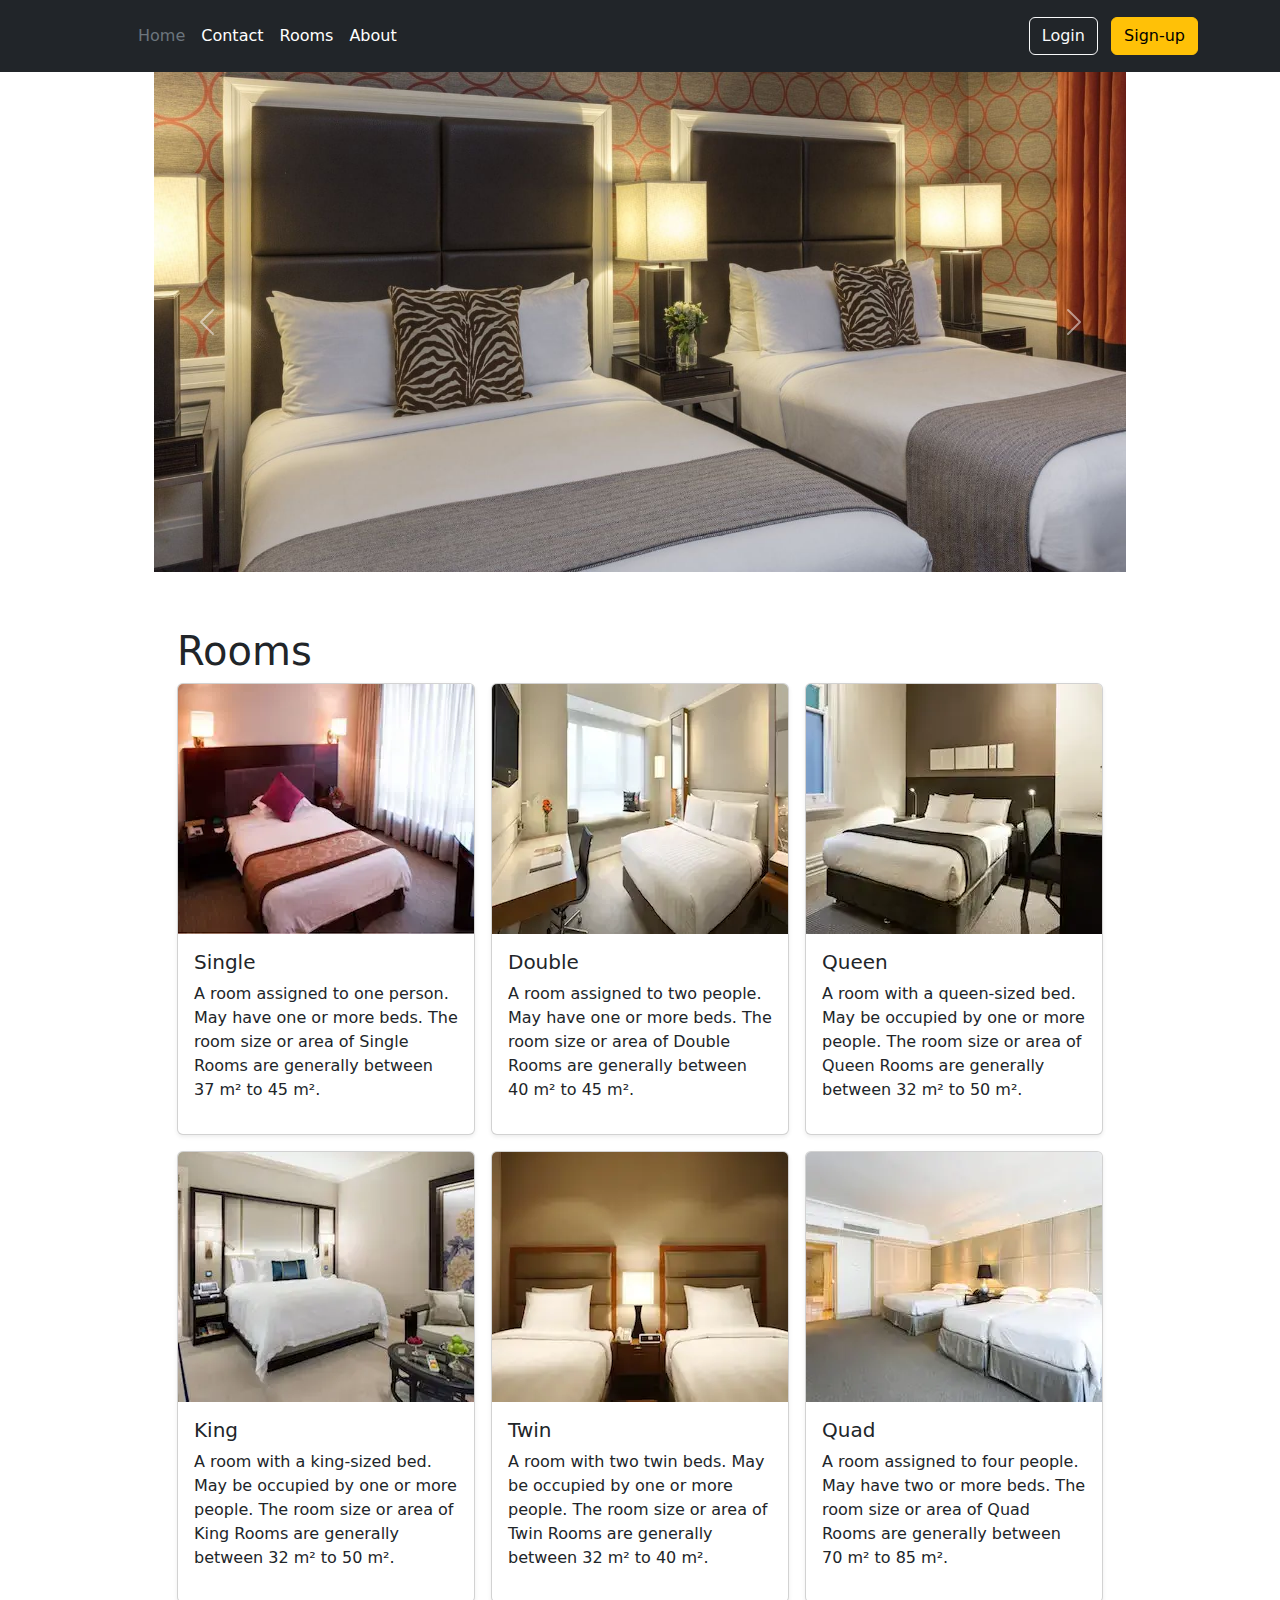
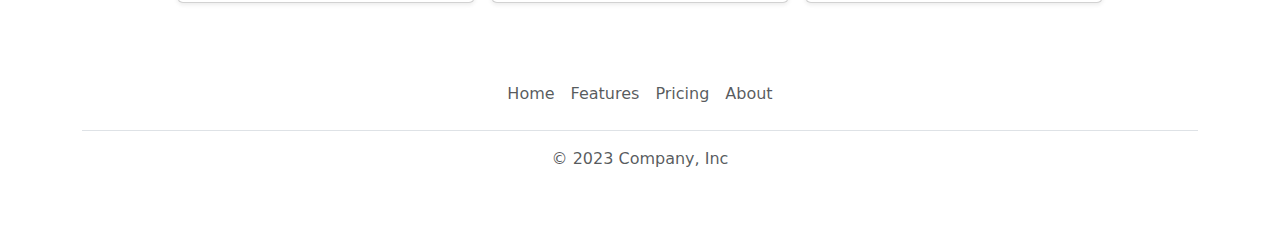
<file: frontend/index.html>
<!DOCTYPE html>
<html lang="en">
  <head>
    <meta charset="UTF-8" />
    <meta http-equiv="X-UA-Compatible" content="IE=edge" />
    <meta name="viewport" content="width=device-width, initial-scale=1.0" />
    <title>Hotel Reservation System</title>
    <link rel="stylesheet" href="assets/css/bootstrap.min.css" />
    <link rel="stylesheet" href="assets/css/style.css" />
  </head>

  <body>
    <!-- start of nav bar -->
    <header class="p-3 text-bg-dark">
      <div class="container">
        <div
          class="d-flex flex-wrap align-items-center justify-content-center justify-content-lg-start"
        >
          <a
            href="/"
            class="d-flex align-items-center mb-2 mb-lg-0 text-white text-decoration-none"
          >
            <svg
              class="bi me-2"
              width="40"
              height="32"
              role="img"
              aria-label="Bootstrap"
            >
              <use xlink:href="#bootstrap"></use>
            </svg>
          </a>

          <ul
            class="nav col-12 col-lg-auto me-lg-auto mb-2 justify-content-center mb-md-0"
          >
            <li><a href="#" class="nav-link px-2 text-secondary">Home</a></li>
            <li><a href="#" class="nav-link px-2 text-white">Contact</a></li>
            <li>
              <a href="./Rooms.html" class="nav-link px-2 text-white">Rooms</a>
            </li>
            <li><a href="#" class="nav-link px-2 text-white">About</a></li>
          </ul>
          <div class="text-end">
            <button type="button" class="btn btn-outline-light me-2">
              <a href="./login.html">Login</a>
            </button>
            <button type="button" class="btn btn-warning">
              <a href="./signup.html">Sign-up</a>
            </button>
          </div>
        </div>
      </div>
    </header>
    <!--End of nav bar-->

    <!-- start of slider -->
    <div class="container">
      <div class="mx-5">
        <div id="carouselExampleFade" class="carousel slide carousel-fade px-4">
          <div class="carousel-inner">
            <div class="carousel-item active">
              <img
                src="assets/img/double-bed.jpg"
                class="d-block"
                alt="Single Bed Room"
              />
            </div>
            <div class="carousel-item">
              <img
                src="assets/img/single-bed.png"
                class="d-block"
                alt="Double Bed Room"
              />
            </div>
            <div class="carousel-item">
              <img
                src="assets/img/royalroom.jpg"
                class="d-block"
                alt="Royal Bed Room"
              />
            </div>
          </div>
          <button
            class="carousel-control-prev"
            type="button"
            data-bs-target="#carouselExampleFade"
            data-bs-slide="prev"
          >
            <span class="carousel-control-prev-icon" aria-hidden="true"></span>
            <span class="visually-hidden">Previous</span>
          </button>
          <button
            class="carousel-control-next"
            type="button"
            data-bs-target="#carouselExampleFade"
            data-bs-slide="next"
          >
            <span class="carousel-control-next-icon" aria-hidden="true"></span>
            <span class="visually-hidden">Next</span>
          </button>
        </div>
      </div>
    </div>
    <!-- end of slider -->

    <!-- start of content -->

    <div class="container-body">
      <div class="container">
        <div class="row justify-content-center">
          <div class="col-10">
            <h1>Rooms</h1>
            <div class="row row-cols-1 row-cols-sm-2 row-cols-md-3 g-3">
              <div class="col">
                <div class="card shadow-sm">
                  <img
                    src="assets/img/singleroom.webp"
                    alt=""
                    class="card-img-top"
                  />
                  <div class="card-body">
                    <h5>Single</h5>
                    <p class="card-text">
                      A room assigned to one person. May have one or more beds.
                      The room size or area of Single Rooms are generally
                      between 37 m² to 45 m².
                    </p>
                    <div
                      class="d-flex justify-content-between align-items-center"
                    ></div>
                  </div>
                </div>
              </div>
              <div class="col">
                <div class="card shadow-sm">
                  <img
                    src="assets/img/Double-Room.webp"
                    alt=""
                    class="card-img-top"
                  />

                  <div class="card-body">
                    <h5>Double</h5>
                    <p class="card-text">
                      A room assigned to two people. May have one or more beds.
                      The room size or area of Double Rooms are generally
                      between 40 m² to 45 m².
                    </p>
                    <div
                      class="d-flex justify-content-between align-items-center"
                    ></div>
                  </div>
                </div>
              </div>
              <div class="col">
                <div class="card shadow-sm">
                  <img
                    src="assets/img/Queen-Room.webp"
                    alt=""
                    class="card-img-top"
                  />
                  <div class="card-body">
                    <h5>Queen</h5>
                    <p class="card-text">
                      A room with a queen-sized bed. May be occupied by one or
                      more people. The room size or area of Queen Rooms are
                      generally between 32 m² to 50 m².
                    </p>
                    <div
                      class="d-flex justify-content-between align-items-center"
                    ></div>
                  </div>
                </div>
              </div>

              <div class="col">
                <div class="card shadow-sm">
                  <img
                    src="assets/img/King-Room.webp"
                    alt=""
                    class="card-img-top"
                  />
                  <div class="card-body">
                    <h5>King</h5>
                    <p class="card-text">
                      A room with a king-sized bed. May be occupied by one or
                      more people. The room size or area of King Rooms are
                      generally between 32 m² to 50 m².
                    </p>
                    <div
                      class="d-flex justify-content-between align-items-center"
                    ></div>
                  </div>
                </div>
              </div>
              <div class="col">
                <div class="card shadow-sm">
                  <img
                    src="assets/img/Twin-Room.webp"
                    alt=""
                    class="card-img-top"
                  />
                  <div class="card-body">
                    <h5>Twin</h5>
                    <p class="card-text">
                      A room with two twin beds. May be occupied by one or more
                      people. The room size or area of Twin Rooms are generally
                      between 32 m² to 40 m².
                    </p>
                    <div
                      class="d-flex justify-content-between align-items-center"
                    ></div>
                  </div>
                </div>
              </div>
              <div class="col">
                <div class="card shadow-sm">
                  <img
                    src="assets/img/Quad-Room.webp"
                    alt=""
                    class="card-img-top"
                  />
                  <div class="card-body">
                    <h5>Quad</h5>
                    <p class="card-text">
                      A room assigned to four people. May have two or more beds.
                      The room size or area of Quad Rooms are generally between
                      70 m² to 85 m².
                    </p>
                    <div
                      class="d-flex justify-content-between align-items-center"
                    ></div>
                  </div>
                </div>
              </div>
            </div>
          </div>
        </div>
      </div>
    </div>

    <!-- end of content -->

    <!-- start of footer -->
    <div class="container">
      <footer class="py-3 my-4">
        <ul class="nav justify-content-center border-bottom pb-3 mb-3">
          <li class="nav-item">
            <a href="#" class="nav-link px-2 text-body-secondary">Home</a>
          </li>
          <li class="nav-item">
            <a href="#" class="nav-link px-2 text-body-secondary">Features</a>
          </li>
          <li class="nav-item">
            <a href="#" class="nav-link px-2 text-body-secondary">Pricing</a>
          </li>
          <li class="nav-item">
            <a href="#" class="nav-link px-2 text-body-secondary">About</a>
          </li>
        </ul>
        <p class="text-center text-body-secondary">© 2023 Company, Inc</p>
      </footer>
    </div>
    <!-- end of footer -->
    <script src="assets/js/bootstrap.bundle.min.js"></script>
  </body>
</html>
</file>
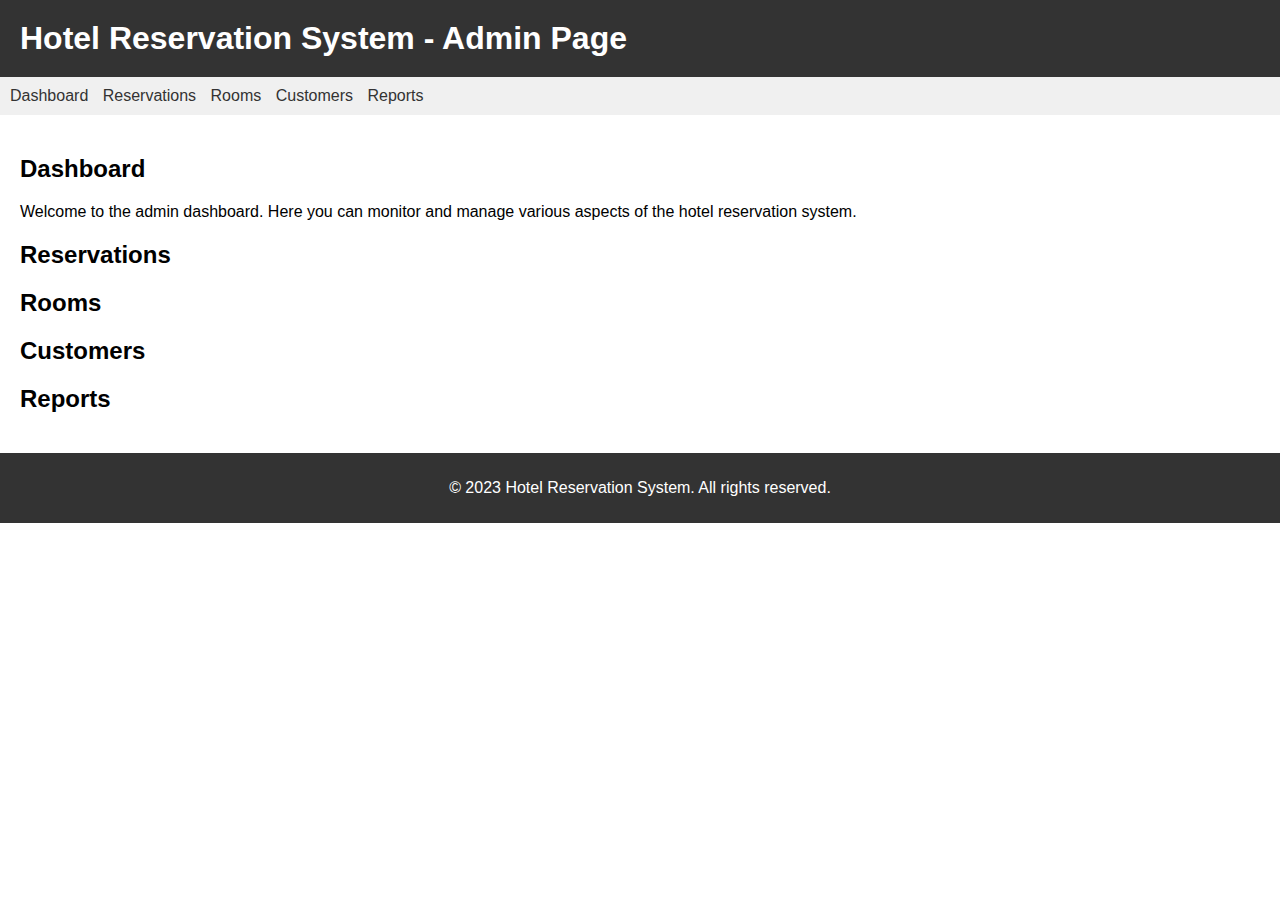
<file: frontend/admin.html>
<!DOCTYPE html>
<html>
  <head>
    <title>Hotel Reservation System - Admin Page</title>
    <link rel="stylesheet" type="text/css" href="assets/css/admin.css" />
  </head>
  <body>
    <header>
      <h1>Hotel Reservation System - Admin Page</h1>
    </header>

    <nav>
      <ul>
        <li><a href="#">Dashboard</a></li>
        <li><a href="#">Reservations</a></li>
        <li><a href="#">Rooms</a></li>
        <li><a href="#">Customers</a></li>
        <li><a href="#">Reports</a></li>
      </ul>
    </nav>

    <main>
      <section id="dashboard">
        <h2>Dashboard</h2>
        <p>
          Welcome to the admin dashboard. Here you can monitor and manage
          various aspects of the hotel reservation system.
        </p>
      </section>

      <section id="reservations">
        <h2>Reservations</h2>
        <!-- Reservation management content goes here -->
      </section>

      <section id="rooms">
        <h2>Rooms</h2>
        <!-- Room management content goes here -->
      </section>

      <section id="customers">
        <h2>Customers</h2>
        <!-- Customer management content goes here -->
      </section>

      <section id="reports">
        <h2>Reports</h2>
        <!-- Reporting content goes here -->
      </section>
    </main>

    <footer>
      <p>&copy; 2023 Hotel Reservation System. All rights reserved.</p>
    </footer>
  </body>
</html>
</file>
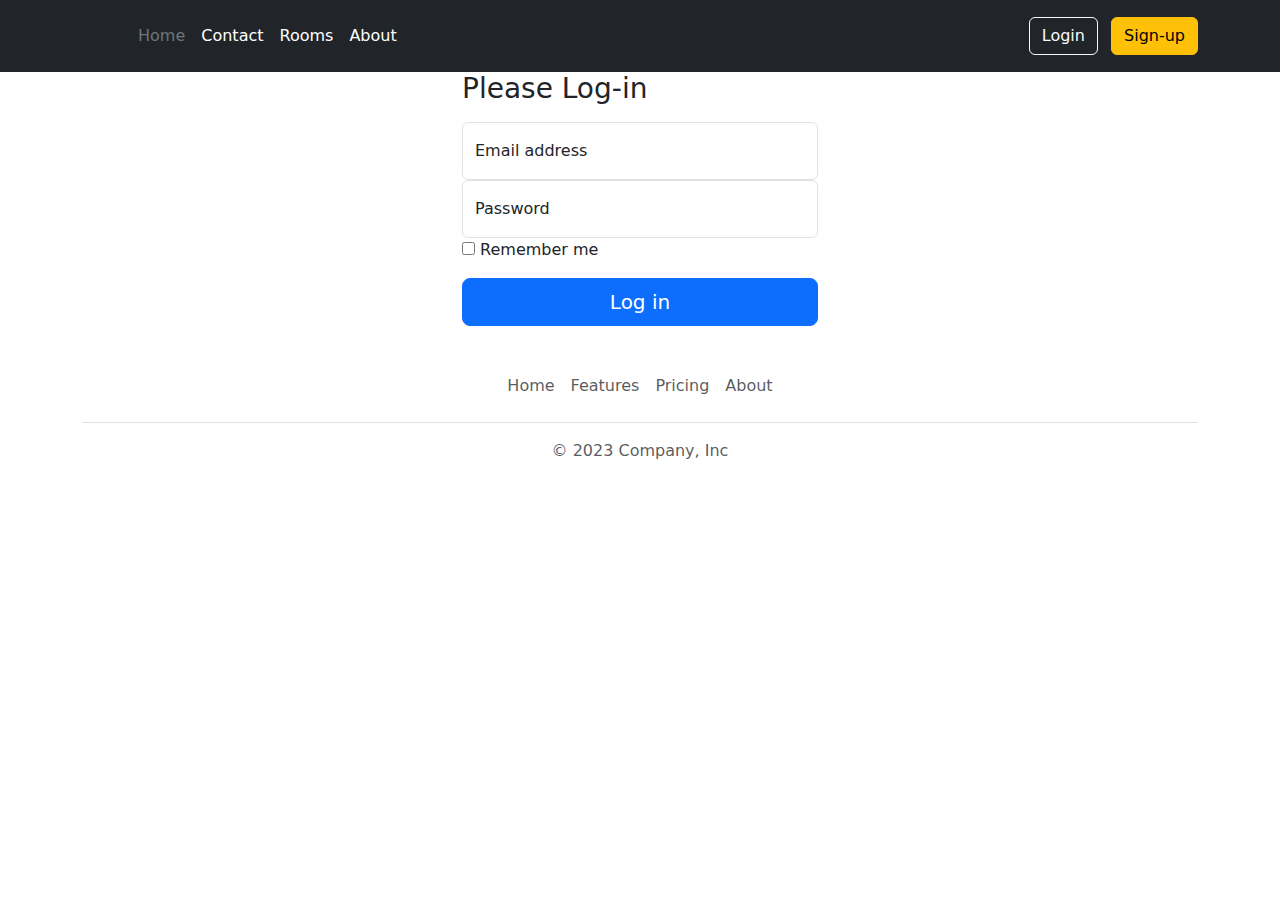
<file: frontend/login.html>
<!DOCTYPE html>
<html lang="en">
  <head>
    <meta charset="UTF-8" />
    <meta http-equiv="X-UA-Compatible" content="IE=edge" />
    <meta name="viewport" content="width=device-width, initial-scale=1.0" />
    <title>Document</title>
    <link rel="stylesheet" href="assets/css/bootstrap.min.css" />
    <link rel="stylesheet" href="assets/css/style.css" />
  </head>

  <body>
    <!-- start of nav bar -->
    <header class="p-3 text-bg-dark">
      <div class="container">
        <div
          class="d-flex flex-wrap align-items-center justify-content-center justify-content-lg-start"
        >
          <a
            href="/"
            class="d-flex align-items-center mb-2 mb-lg-0 text-white text-decoration-none"
          >
            <svg
              class="bi me-2"
              width="40"
              height="32"
              role="img"
              aria-label="Bootstrap"
            >
              <use xlink:href="#bootstrap"></use>
            </svg>
          </a>

          <ul
            class="nav col-12 col-lg-auto me-lg-auto mb-2 justify-content-center mb-md-0"
          >
            <li><a href="#" class="nav-link px-2 text-secondary">Home</a></li>
            <li><a href="#" class="nav-link px-2 text-white">Contact</a></li>
            <li><a href="#" class="nav-link px-2 text-white">Rooms</a></li>
            <li><a href="#" class="nav-link px-2 text-white">About</a></li>
          </ul>
          <div class="text-end">
            <button type="button" class="btn btn-outline-light me-2">
              <a href="./login.html">Login</a>
            </button>
            <button type="button" class="btn btn-warning">
              <a href="./signup.html">Sign-up</a>
            </button>
          </div>
        </div>
      </div>
    </header>
    <!--End of nav bar-->

    <!-- start of signin  -->
    <div class="container">
      <div class="row justify-content-center">
        <div class="col-md-4">
          <form class="login-hm">
            <h1 class="h3 mb-3 fw-normal">Please Log-in</h1>

            <div class="form-floating">
              <input
                type="email"
                class="form-control"
                id="floatingInput"
                placeholder="name@example.com"
              />
              <label for="floatingInput">Email address</label>
            </div>
            <div class="form-floating">
              <input
                type="password"
                class="form-control"
                id="floatingPassword"
                placeholder="Password"
              />
              <label for="floatingPassword">Password</label>
            </div>

            <div class="checkbox mb-3">
              <label>
                <input type="checkbox" value="remember-me" /> Remember me
              </label>
            </div>
            <button class="w-100 btn btn-lg btn-primary" type="submit">
              Log in
            </button>
          </form>
        </div>
      </div>
    </div>

    <!-- start of footer -->
    <div class="container">
      <footer class="py-3 my-4">
        <ul class="nav justify-content-center border-bottom pb-3 mb-3">
          <li class="nav-item">
            <a href="#" class="nav-link px-2 text-body-secondary">Home</a>
          </li>
          <li class="nav-item">
            <a href="#" class="nav-link px-2 text-body-secondary">Features</a>
          </li>
          <li class="nav-item">
            <a href="#" class="nav-link px-2 text-body-secondary">Pricing</a>
          </li>
          <li class="nav-item">
            <a href="#" class="nav-link px-2 text-body-secondary">About</a>
          </li>
        </ul>
        <p class="text-center text-body-secondary">© 2023 Company, Inc</p>
      </footer>
    </div>
    <!-- end of footer -->
    <script src="assets/js/bootstrap.bundle.min.js"></script>
  </body>
</html>
</file>
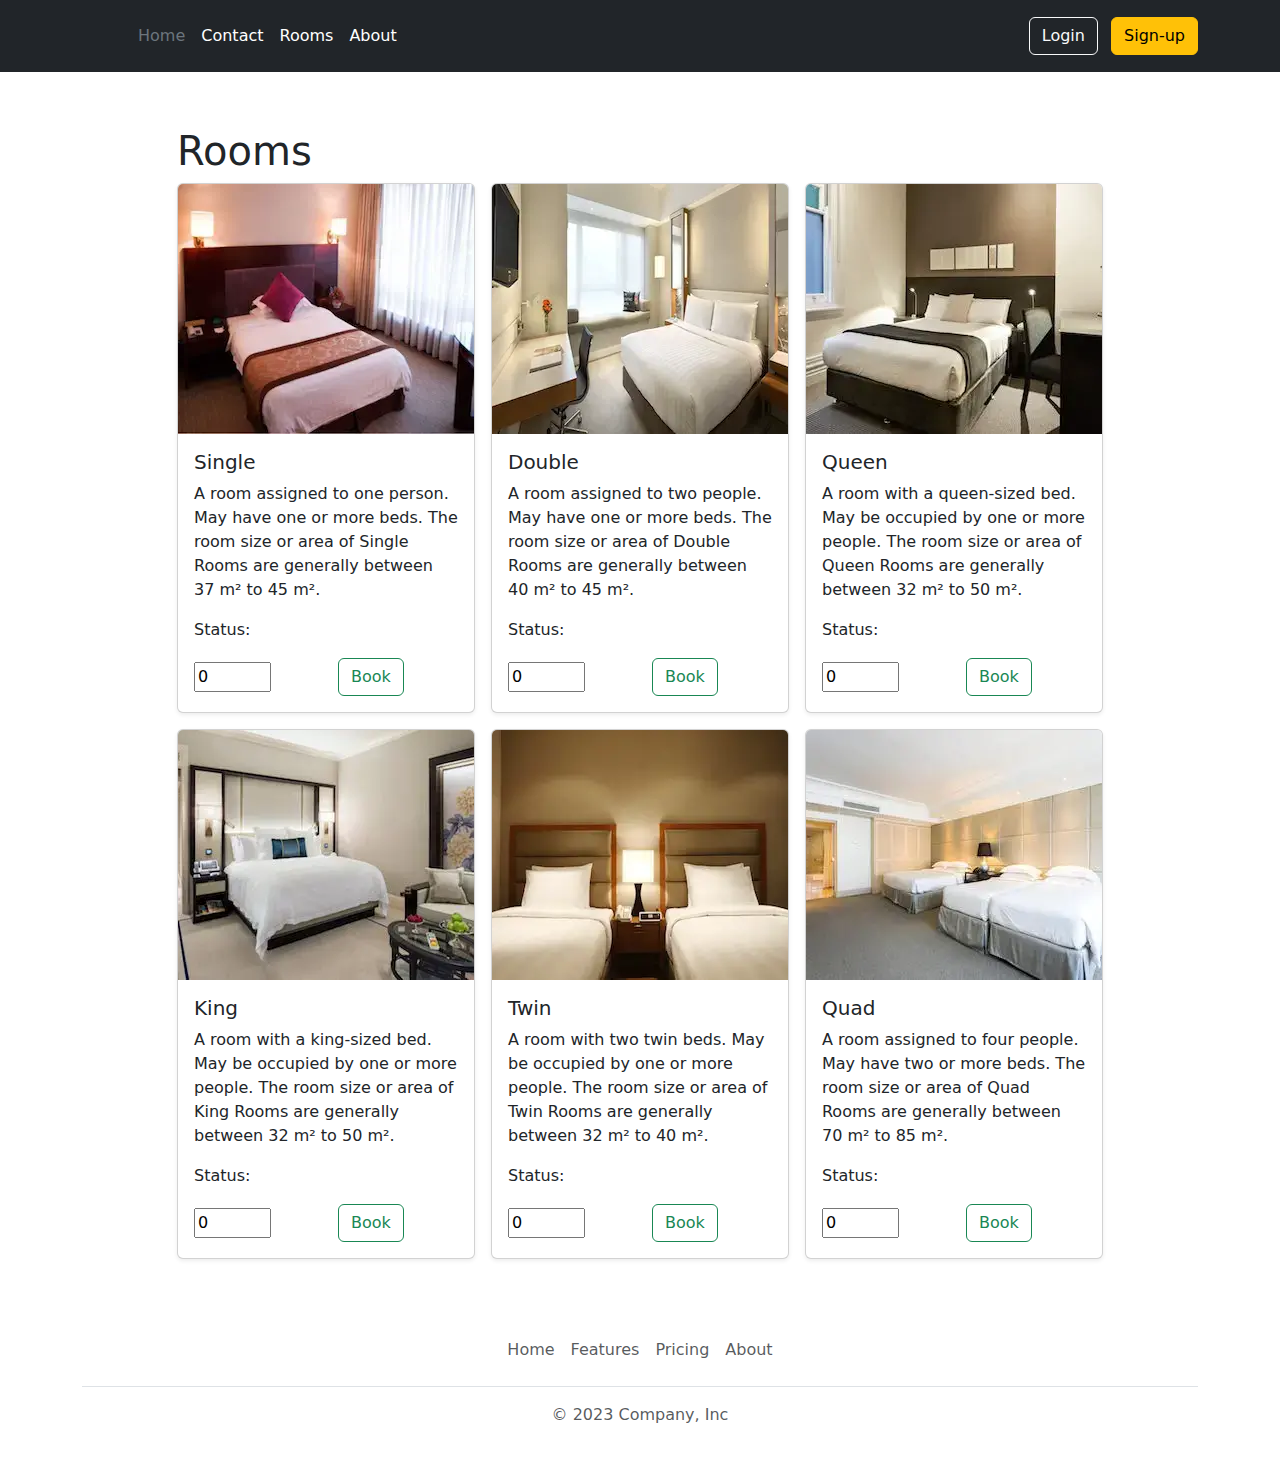
<file: frontend/Rooms.html>
<!DOCTYPE html>
<html lang="en">
  <head>
    <meta charset="UTF-8" />
    <meta http-equiv="X-UA-Compatible" content="IE=edge" />
    <meta name="viewport" content="width=device-width, initial-scale=1.0" />
    <title>Rooms</title>
    <link rel="stylesheet" href="assets/css/bootstrap.min.css" />
    <link rel="stylesheet" href="assets/css/style.css" />
  </head>
  <body>
    <!-- start of nav bar -->
    <header class="p-3 text-bg-dark">
      <div class="container">
        <div
          class="d-flex flex-wrap align-items-center justify-content-center justify-content-lg-start"
        >
          <a
            href="/"
            class="d-flex align-items-center mb-2 mb-lg-0 text-white text-decoration-none"
          >
            <svg
              class="bi me-2"
              width="40"
              height="32"
              role="img"
              aria-label="Bootstrap"
            >
              <use xlink:href="#bootstrap"></use>
            </svg>
          </a>

          <ul
            class="nav col-12 col-lg-auto me-lg-auto mb-2 justify-content-center mb-md-0"
          >
            <li><a href="#" class="nav-link px-2 text-secondary">Home</a></li>
            <li><a href="#" class="nav-link px-2 text-white">Contact</a></li>
            <li><a href="#" class="nav-link px-2 text-white">Rooms</a></li>
            <li><a href="#" class="nav-link px-2 text-white">About</a></li>
          </ul>
          <div class="text-end">
            <button type="button" class="btn btn-outline-light me-2">
              <a href="./login.html">Login</a>
            </button>
            <button type="button" class="btn btn-warning">
              <a href="./signup.html">Sign-up</a>
            </button>
          </div>
        </div>
      </div>
    </header>
    <!--End of nav bar-->

    <!-- start of content -->

    <div class="container-body">
      <div class="container">
        <div class="row justify-content-center">
          <div class="col-10">
            <h1>Rooms</h1>
            <div class="row row-cols-1 row-cols-sm-2 row-cols-md-3 g-3">
              <div class="col">
                <div class="card shadow-sm">
                  <img
                    src="assets/img/singleroom.webp"
                    alt=""
                    class="card-img-top"
                  />
                  <div class="card-body">
                    <h5>Single</h5>
                    <p class="card-text">
                      A room assigned to one person. May have one or more beds.
                      The room size or area of Single Rooms are generally
                      between 37 m² to 45 m².
                    </p>
                    Status:
                    <div class="row align-items-center mt-3">
                      <div class="col-6">
                        <form action="">
                          <input
                            type="number"
                            name="quantity"
                            min="0"
                            max="15"
                            id=""
                            value="0"
                          />
                        </form>
                      </div>
                      <div class="col-6">
                        <button
                          type="button"
                          class="btn btn-outline-success me-2"
                        >
                          <a href="#">Book</a>
                        </button>
                      </div>
                    </div>
                  </div>
                </div>
              </div>
              <div class="col">
                <div class="card shadow-sm">
                  <img
                    src="assets/img/Double-Room.webp"
                    alt=""
                    class="card-img-top"
                  />

                  <div class="card-body">
                    <h5>Double</h5>
                    <p class="card-text">
                      A room assigned to two people. May have one or more beds.
                      The room size or area of Double Rooms are generally
                      between 40 m² to 45 m².
                    </p>
                    Status:
                    <div class="row align-items-center mt-3">
                      <div class="col-6">
                        <form action="">
                          <input
                            type="number"
                            name="quantity"
                            min="0"
                            max="15"
                            id=""
                            value="0"
                          />
                        </form>
                      </div>
                      <div class="col-6">
                        <button
                          type="button"
                          class="btn btn-outline-success me-2"
                        >
                          <a href="#">Book</a>
                        </button>
                      </div>
                    </div>
                  </div>
                </div>
              </div>
              <div class="col">
                <div class="card shadow-sm">
                  <img
                    src="assets/img/Queen-Room.webp"
                    alt=""
                    class="card-img-top"
                  />
                  <div class="card-body">
                    <h5>Queen</h5>
                    <p class="card-text">
                      A room with a queen-sized bed. May be occupied by one or
                      more people. The room size or area of Queen Rooms are
                      generally between 32 m² to 50 m².
                    </p>
                    Status:
                    <div class="row align-items-center mt-3">
                      <div class="col-6">
                        <form action="">
                          <input
                            type="number"
                            name="quantity"
                            min="0"
                            max="15"
                            id=""
                            value="0"
                          />
                        </form>
                      </div>
                      <div class="col-6">
                        <button
                          type="button"
                          class="btn btn-outline-success me-2"
                        >
                          <a href="#">Book</a>
                        </button>
                      </div>
                    </div>
                  </div>
                </div>
              </div>

              <div class="col">
                <div class="card shadow-sm">
                  <img
                    src="assets/img/King-Room.webp"
                    alt=""
                    class="card-img-top"
                  />
                  <div class="card-body">
                    <h5>King</h5>
                    <p class="card-text">
                      A room with a king-sized bed. May be occupied by one or
                      more people. The room size or area of King Rooms are
                      generally between 32 m² to 50 m².
                    </p>
                    Status:
                    <div class="row align-items-center mt-3">
                      <div class="col-6">
                        <form action="">
                          <input
                            type="number"
                            name="quantity"
                            min="0"
                            max="15"
                            id=""
                            value="0"
                          />
                        </form>
                      </div>
                      <div class="col-6">
                        <button
                          type="button"
                          class="btn btn-outline-success me-2"
                        >
                          <a href="#">Book</a>
                        </button>
                      </div>
                    </div>
                  </div>
                </div>
              </div>
              <div class="col">
                <div class="card shadow-sm">
                  <img
                    src="assets/img/Twin-Room.webp"
                    alt=""
                    class="card-img-top"
                  />
                  <div class="card-body">
                    <h5>Twin</h5>
                    <p class="card-text">
                      A room with two twin beds. May be occupied by one or more
                      people. The room size or area of Twin Rooms are generally
                      between 32 m² to 40 m².
                    </p>
                    Status:
                    <div class="row align-items-center mt-3">
                      <div class="col-6">
                        <form action="">
                          <input
                            type="number"
                            name="quantity"
                            min="0"
                            max="15"
                            id=""
                            value="0"
                          />
                        </form>
                      </div>
                      <div class="col-6">
                        <button
                          type="button"
                          class="btn btn-outline-success me-2"
                        >
                          <a href="#">Book</a>
                        </button>
                      </div>
                    </div>
                  </div>
                </div>
              </div>
              <div class="col">
                <div class="card shadow-sm">
                  <img
                    src="assets/img/Quad-Room.webp"
                    alt=""
                    class="card-img-top"
                  />
                  <div class="card-body">
                    <h5>Quad</h5>
                    <p class="card-text">
                      A room assigned to four people. May have two or more beds.
                      The room size or area of Quad Rooms are generally between
                      70 m² to 85 m².
                    </p>
                    Status:
                    <div class="row align-items-center mt-3">
                      <div class="col-6">
                        <form action="">
                          <input
                            type="number"
                            name="quantity"
                            min="0"
                            max="15"
                            id=""
                            value="0"
                          />
                        </form>
                      </div>
                      <div class="col-6">
                        <button
                          type="button"
                          class="btn btn-outline-success me-2"
                        >
                          <a href="#">Book</a>
                        </button>
                      </div>
                    </div>
                  </div>
                </div>
              </div>
            </div>
          </div>
        </div>
      </div>
    </div>

    <!-- end of content -->

    <!-- start of footer -->
    <div class="container">
      <footer class="py-3 my-4">
        <ul class="nav justify-content-center border-bottom pb-3 mb-3">
          <li class="nav-item">
            <a href="#" class="nav-link px-2 text-body-secondary">Home</a>
          </li>
          <li class="nav-item">
            <a href="#" class="nav-link px-2 text-body-secondary">Features</a>
          </li>
          <li class="nav-item">
            <a href="#" class="nav-link px-2 text-body-secondary">Pricing</a>
          </li>
          <li class="nav-item">
            <a href="#" class="nav-link px-2 text-body-secondary">About</a>
          </li>
        </ul>
        <p class="text-center text-body-secondary">© 2023 Company, Inc</p>
      </footer>
    </div>
    <!-- end of footer -->
    <script src="assets/js/bootstrap.bundle.min.js"></script>
  </body>
</html>
</file>
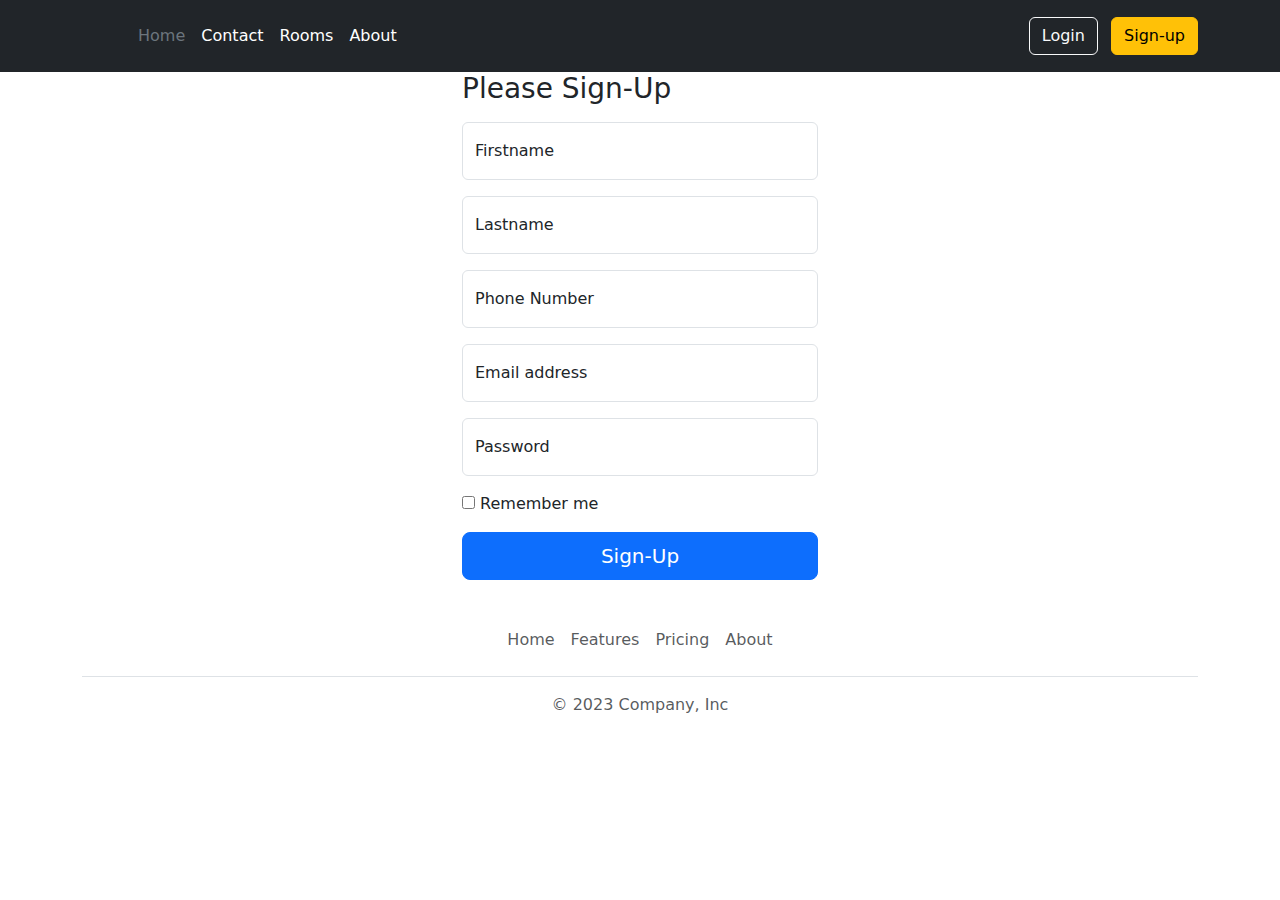
<file: frontend/signup.html>
<!DOCTYPE html>
<html lang="en">
  <head>
    <meta charset="UTF-8" />
    <meta http-equiv="X-UA-Compatible" content="IE=edge" />
    <meta name="viewport" content="width=device-width, initial-scale=1.0" />
    <title>Document</title>
    <link rel="stylesheet" href="assets/css/bootstrap.min.css" />
    <link rel="stylesheet" href="assets/css/style.css" />
  </head>

  <body>
    <!-- start of nav bar -->
    <header class="p-3 text-bg-dark">
      <div class="container">
        <div
          class="d-flex flex-wrap align-items-center justify-content-center justify-content-lg-start"
        >
          <a
            href="/"
            class="d-flex align-items-center mb-2 mb-lg-0 text-white text-decoration-none"
          >
            <svg
              class="bi me-2"
              width="40"
              height="32"
              role="img"
              aria-label="Bootstrap"
            >
              <use xlink:href="#bootstrap"></use>
            </svg>
          </a>

          <ul
            class="nav col-12 col-lg-auto me-lg-auto mb-2 justify-content-center mb-md-0"
          >
            <li>
              <a href="./index.html" class="nav-link px-2 text-secondary"
                >Home</a
              >
            </li>
            <li><a href="#" class="nav-link px-2 text-white">Contact</a></li>
            <li><a href="#" class="nav-link px-2 text-white">Rooms</a></li>
            <li><a href="#" class="nav-link px-2 text-white">About</a></li>
          </ul>
          <div class="text-end">
            <button type="button" class="btn btn-outline-light me-2">
              <a href="./login.html">Login</a>
            </button>
            <button type="button" class="btn btn-warning">Sign-up</button>
          </div>
        </div>
      </div>
    </header>
    <!--End of nav bar-->

    <!-- start of signin  -->
    <div class="container">
      <div class="row justify-content-center">
        <div class="col-md-4">
          <form class="login-hm">
            <h1 class="h3 mb-3 fw-normal">Please Sign-Up</h1>

            <div class="form-floating mb-3">
              <input
                type="name"
                class="form-control"
                id="floatingInput"
                placeholder="Firstname"
              />
              <label for="floatingInput">Firstname</label>
            </div>
            <div class="form-floating mb-3">
              <input
                type="name"
                class="form-control"
                id="floatingInput"
                placeholder="Lastname"
              />
              <label for="floatingInput">Lastname</label>
            </div>
            <div class="form-floating mb-3">
              <input
                type="text"
                class="form-control"
                id="floatingInput"
                placeholder="number"
              />
              <label for="floatingInput">Phone Number</label>
            </div>
            <div class="form-floating mb-3">
              <input
                type="email"
                class="form-control"
                id="floatingInput"
                placeholder="name@example.com"
              />
              <label for="floatingInput">Email address</label>
            </div>
            <div class="form-floating mb-3">
              <input
                type="password"
                class="form-control"
                id="floatingPassword"
                placeholder="Password"
              />
              <label for="floatingPassword">Password</label>
            </div>

            <div class="checkbox mb-3">
              <label>
                <input type="checkbox" value="remember-me" /> Remember me
              </label>
            </div>
            <button class="w-100 btn btn-lg btn-primary" type="submit">
              Sign-Up
            </button>
          </form>
        </div>
      </div>
    </div>

    <!-- start of footer -->
    <div class="container">
      <footer class="py-3 my-4">
        <ul class="nav justify-content-center border-bottom pb-3 mb-3">
          <li class="nav-item">
            <a href="#" class="nav-link px-2 text-body-secondary">Home</a>
          </li>
          <li class="nav-item">
            <a href="#" class="nav-link px-2 text-body-secondary">Features</a>
          </li>
          <li class="nav-item">
            <a href="#" class="nav-link px-2 text-body-secondary">Pricing</a>
          </li>
          <li class="nav-item">
            <a href="#" class="nav-link px-2 text-body-secondary">About</a>
          </li>
        </ul>
        <p class="text-center text-body-secondary">© 2023 Company, Inc</p>
      </footer>
    </div>
    <!-- end of footer -->
    <script src="assets/js/bootstrap.bundle.min.js"></script>
  </body>
</html>
</file>
<file: frontend/assets/css/style.css>
a {
  text-decoration: none;
  color: inherit;
}
.carousel-item img {
  height: 500px;
  width: 100%;
  object-fit: cover;
  object-position: center bottom;
}

.container-body {
  padding: 25px;
  margin: 30px;
}

.card-img-top {
  height: 250px;
  object-fit: cover;
}
</file>
<file: frontend/assets/css/admin.css>
body {
  font-family: Arial, sans-serif;
  margin: 0;
  padding: 0;
}

header {
  background-color: #333;
  color: #fff;
  padding: 20px;
}

header h1 {
  margin: 0;
}

nav {
  background-color: #f0f0f0;
  padding: 10px;
}

nav ul {
  list-style-type: none;
  margin: 0;
  padding: 0;
}

nav ul li {
  display: inline;
  margin-right: 10px;
}

nav ul li a {
  color: #333;
  text-decoration: none;
}

main {
  padding: 20px;
}

section {
  margin-bottom: 20px;
}

footer {
  background-color: #333;
  color: #fff;
  padding: 10px;
  text-align: center;
}
</file>
